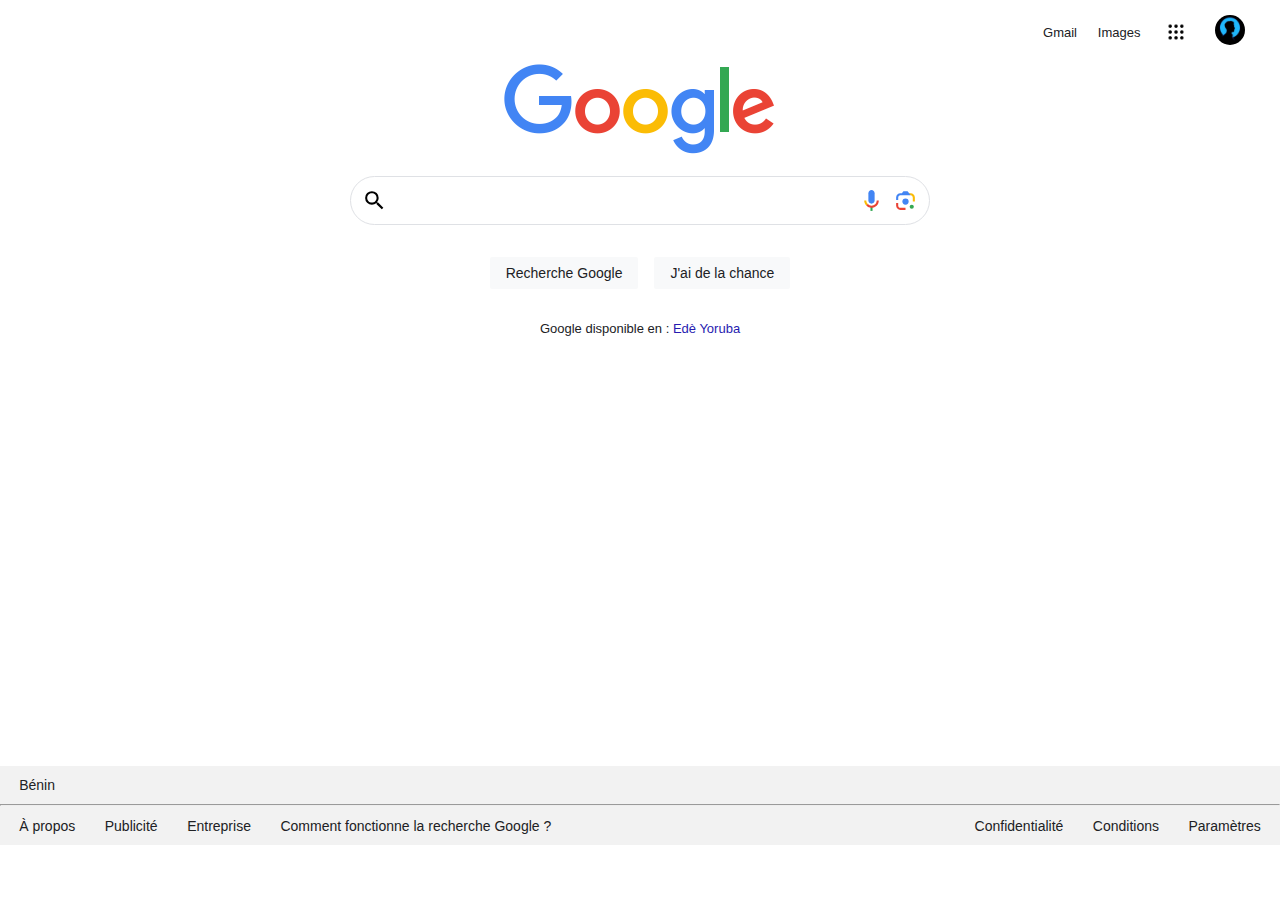
<file: Day 7: Google front/index.html>
<!DOCTYPE html>
<html lang="en">
<head>
    <meta charset="UTF-8">
    <meta name="viewport" content="width=device-width, initial-scale=1.0">
    <title>Google</title>
    <link rel="stylesheet" href="style.css">
</head>
<body>
    <div  class="header">
        <a href="">Gmail</a>
        <a href="">Images</a>
        <div class="img-1">
            <img class="menu" src="./images/icons8-menu-24.png" alt="">
        </div>
        <div class="img-2">
            <img class="profil" src="./images/profil.jpg" alt="">
        </div>
    </div>
    <div class="content">
        <img src="./images//googlelogo_color_272x92dp.png" alt="">
        <form action="https://google.com/search"  type="GET">
            <div class="form">
                <input type="search" name="q" />
                <svg  class="search-icon"  focusable="false" xmlns="http://www.w3.org/2000/svg" viewBox="0 0 24 24"><path d="M15.5 14h-.79l-.28-.27A6.471 6.471 0 0 0 16 9.5 6.5 6.5 0 1 0 9.5 16c1.61 0 3.09-.59 4.23-1.57l.27.28v.79l5 4.99L20.49 19l-4.99-5zm-6 0C7.01 14 5 11.99 5 9.5S7.01 5 9.5 5 14 7.01 14 9.5 11.99 14 9.5 14z"></path></svg>
                <svg class="goxjub" focusable="false" viewBox="0 0 24 24" xmlns="http://www.w3.org/2000/svg"><path fill="#4285f4" d="m12 15c1.66 0 3-1.31 3-2.97v-7.02c0-1.66-1.34-3.01-3-3.01s-3 1.34-3 3.01v7.02c0 1.66 1.34 2.97 3 2.97z"></path><path fill="#34a853" d="m11 18.08h2v3.92h-2z"></path><path fill="#fbbc05" d="m7.05 16.87c-1.27-1.33-2.05-2.83-2.05-4.87h2c0 1.45 0.56 2.42 1.47 3.38v0.32l-1.15 1.18z"></path><path fill="#ea4335" d="m12 16.93a4.97 5.25 0 0 1 -3.54 -1.55l-1.41 1.49c1.26 1.34 3.02 2.13 4.95 2.13 3.87 0 6.99-2.92 6.99-7h-1.99c0 2.92-2.24 4.93-5 4.93z"></path></svg>
                <svg class="Gdd5U" focusable="false" viewBox="0 0 192 192" xmlns="http://www.w3.org/2000/svg"><rect fill="none" height="192" width="192"></rect><g><circle fill="#34a853" cx="144.07" cy="144" r="16"></circle><circle fill="#4285f4" cx="96.07" cy="104" r="24"></circle><path fill="#ea4335" d="M24,135.2c0,18.11,14.69,32.8,32.8,32.8H96v-16l-40.1-0.1c-8.8,0-15.9-8.19-15.9-17.9v-18H24V135.2z"></path><path fill="#fbbc05" d="M168,72.8c0-18.11-14.69-32.8-32.8-32.8H116l20,16c8.8,0,16,8.29,16,18v30h16V72.8z"></path><path fill="#4285f4" d="M112,24l-32,0L68,40H56.8C38.69,40,24,54.69,24,72.8V92h16V74c0-9.71,7.2-18,16-18h80L112,24z"></path></g></svg>
            </div>
            <div class="buttons">
                <a href="">Recherche Google</a>
                <a href="">J'ai de la chance</a>
            </div>
            <p>Google disponible en : <a class="yoru" href="">Edè Yoruba</a></p>
        </form>
    </div>
    <div class="footer">
        <div class="footer-top">
            <p>Bénin</p>
        </div>
        <hr>
        <div class="footer-bottom">
            <div>
                <a href="">À propos</a>
                <a href="">Publicité</a>
                <a href="">Entreprise</a>
                <a href="">Comment fonctionne la recherche Google ?</a>
                    
            </div>
            <div>
                <a href=""> Confidentialité</a>
                <a href="">Conditions</a>
                <a href="">Paramètres</a>
            </div>
        </div>
    </div>
</body>
</html>
</file>
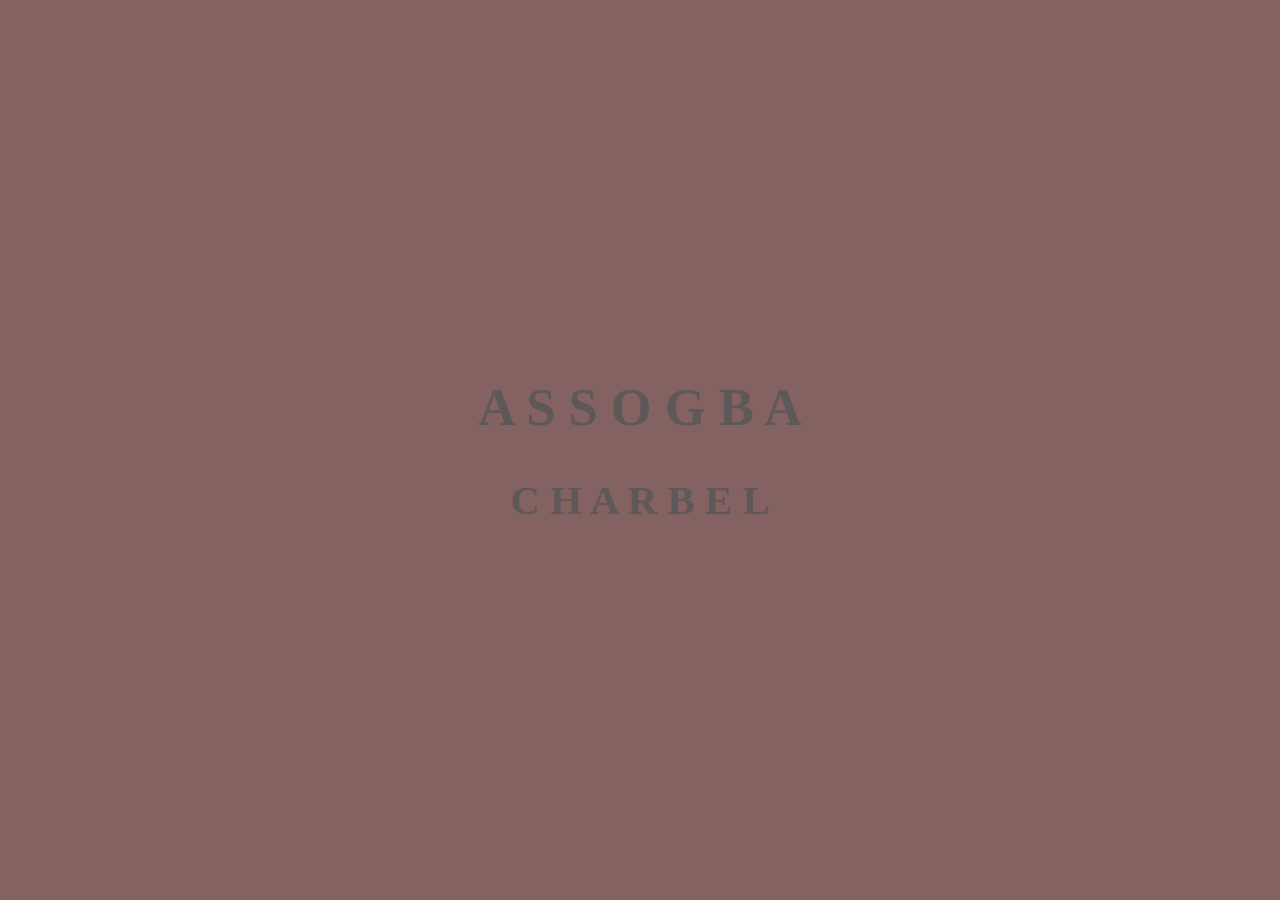
<file: Day1:animated-name/index.html>
<!DOCTYPE html>
<html lang="en">
<head>
    <meta charset="UTF-8">
    <meta name="viewport" content="width=device-width, initial-scale=1.0">
    <title>Day1 - Animated name</title>
    <link rel="stylesheet" href="./style.css">
</head>
<body>
    <h2>
        <span>A</span>
        <span>S</span>
        <span>S</span>
        <span>O</span>
        <span>G</span>
        <span>B</span>
        <span>A</span>
    </h2>
    <br />
    <h3>
        <span>C</span>
        <span>H</span>
        <span>A</span>
        <span>R</span>
        <span>B</span>
        <span>E</span>
        <span>L</span>
    </h3>
</body>
</html>
</file>
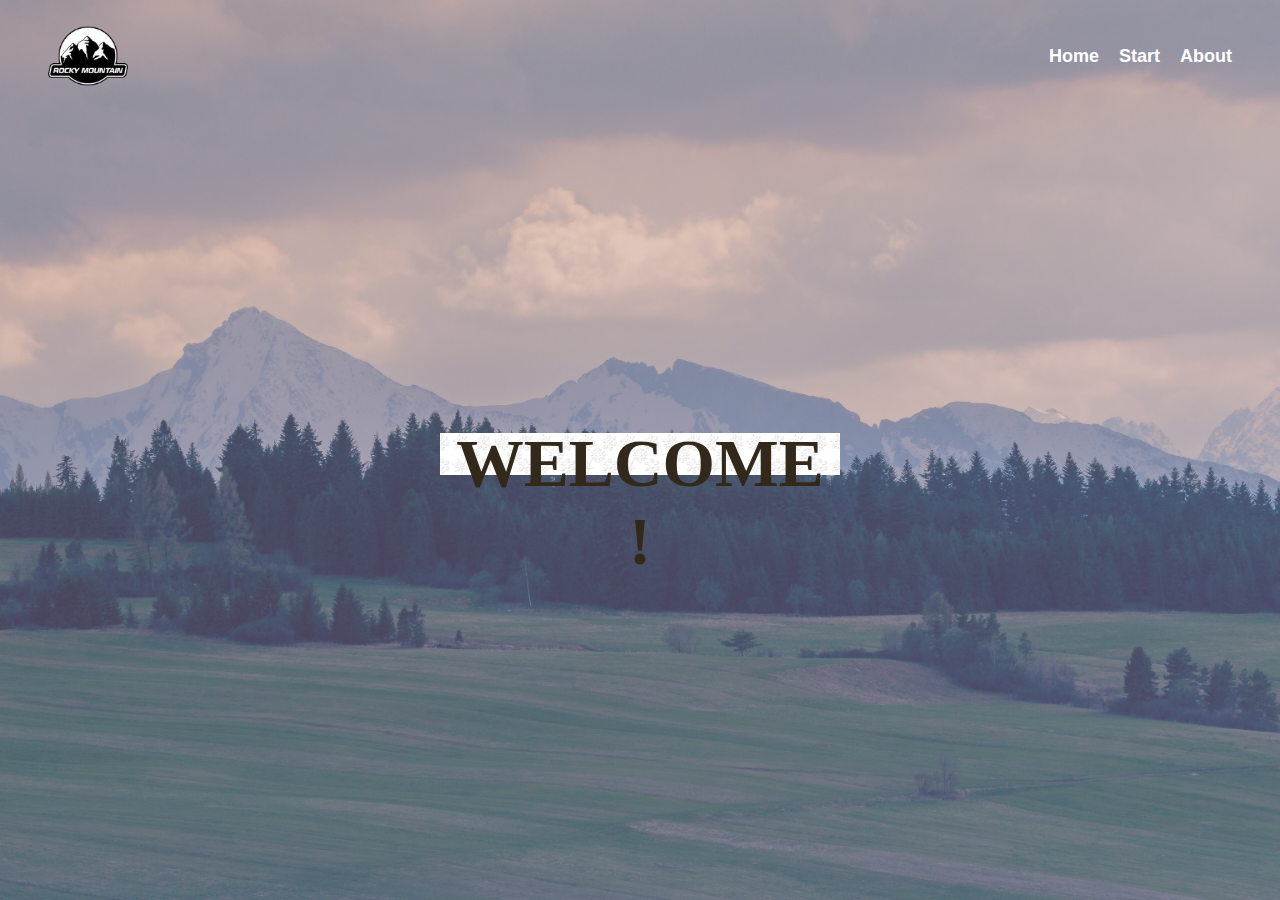
<file: Day2: Welcome text animated/index.html>
<!DOCTYPE html>
<html lang="en">
<head>
    <meta charset="UTF-8">
    <meta name="viewport" content="width=device-width, initial-scale=1.0">
    <title>Welcome text</title>
    <link rel="stylesheet" href="style.css">
</head>
<body>
    <nav>
        <img src="./images/logo-removebg-preview.png" alt="logo">
        <ul class="links">
            <li>Home</li>
            <li>Start</li>
            <li>About</li>
        </ul>
    </nav>
    <div class="text">
        <h2><span>Wel</span><span>come</span> <span>!</span></h2>
    </div>
</body>
</html>
</file>
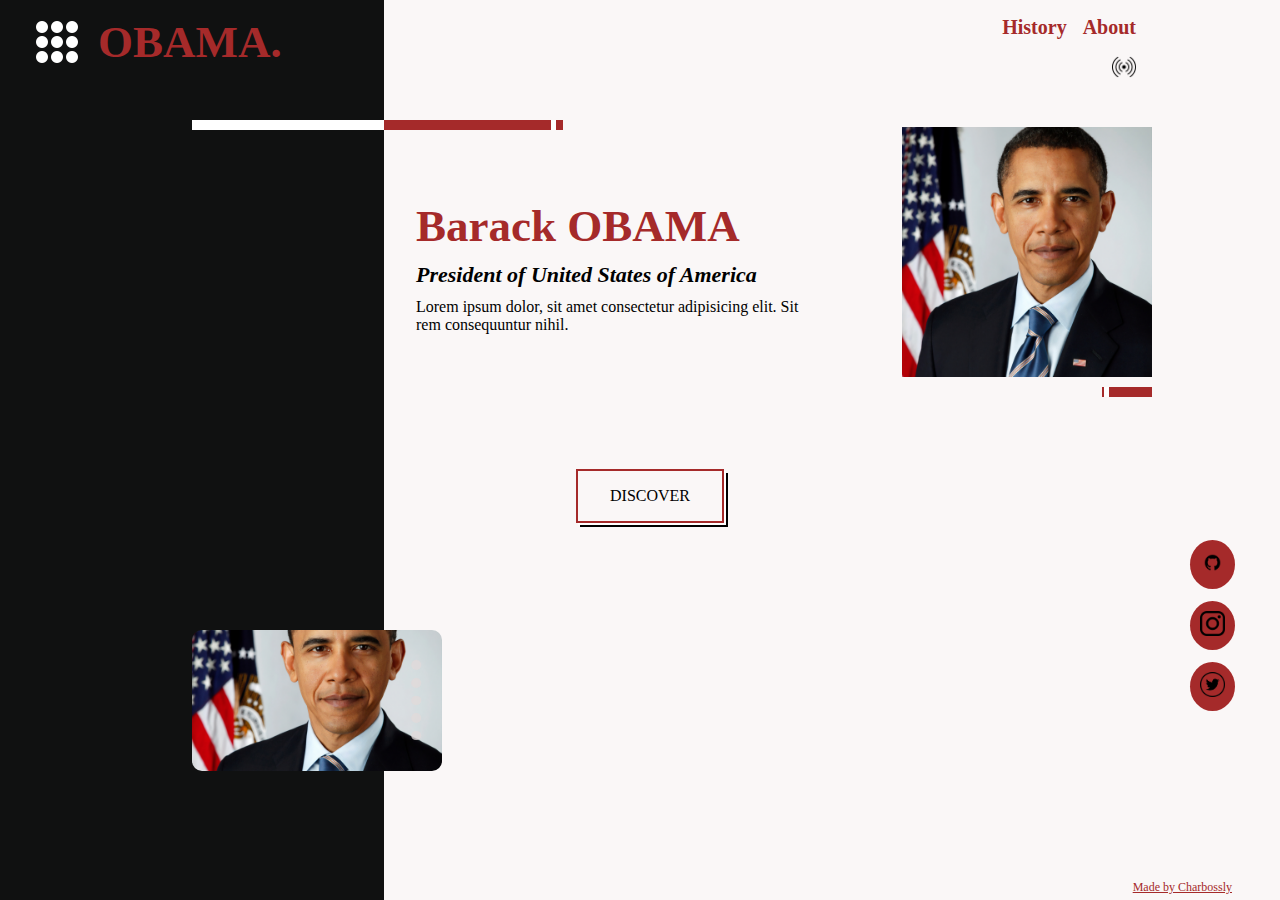
<file: Day6: Front page/index.html>
<!DOCTYPE html>
<html lang="en">
<head>
    <meta charset="UTF-8">
    <meta name="viewport" content="width=device-width, initial-scale=1.0">
    <title>Front Obama Page</title>
    <link rel="stylesheet" href="style.css">
</head>
<body>
    <div class="hero">
        <div class="left-col">
            <div class="top">
                <img class="menu" src="./images/icons8-menu-50.png" alt="">
                <div class="logo">
                    <h2>OBAMA.</h2>
                </div>
            </div>
            <div class="white-bar"></div>    
        </div>
        <div class="right-col">
            <div class="navbar">
                <ul class="links">
                    <li>History</li>
                    <li>About</li>
                </ul>
            </div>
            <div class="icon-signal">
                <img src="./images/icons8-signal-50.png" alt="">
            </div>
            <div class="brown-bar"><span></span></div>
            <div class="content">
                <div class="text">
                    <h2>Barack OBAMA</h2>
                    <h4>President of United States of America</h4>
                    <p>Lorem ipsum dolor, sit amet consectetur adipisicing elit. Sit rem consequuntur nihil.</p>
                </div>
                <div class="feature">
                    <img class="feature-img" src="./images/library-of-congress-WYmjDP_8kMU-unsplash.jpg" alt="">
                    <div class="bottom-bar"><span></span></div>
                </div>
                
            </div>
            <div class="calltoaction">
                <a href="">DISCOVER</a>
            </div> 
            
            <div class="socials">
                <a href=""><img src="./images/github.png" alt=""></a>
                <a href=""><img src="./images/insta.png" alt=""></a>
                <a href=""><img src="./images/twitter.png" alt=""></a>
            </div>

            
            
        </div>
    </div>
    <section class="container-slider">
        <div class="slider-wrapper">
            <div class="slider">
                <img id="slider1" src="./images/library-of-congress-WYmjDP_8kMU-unsplash.jpg" alt="image1" title="Image1">
                <img id="slider2" src="./images/obama-356133_1280.jpg" alt="image2">
                <img id="slider3" src="./images/barack-obama-1174489_1280.jpg" alt="image3">
                <img id="slider4" src="./images/obama-8253626_1280.png" alt="image4">
                <img id="slider5" src="./images/president-1788706_1280.jpg" alt="image5">
            </div>
            <div class="slider-nav">
                <a href="#slider1"></a>
                <a href="#slider2"></a>
                <a href="#slider3"></a>
                <a href="#slider4"></a>
                <a href="#slider5"></a>
            </div>
            
        </div>
    </section> 
    <div class="sign">
        <p>Made by Charbossly</p>
    </div>
</body>
</html>
</file>
<file: Day 7: Google front/style.css>
*{
    margin: 0px;
    padding: 0px;
    box-sizing: border-box;
    font-family: arial,sans-serif;
    color: #202124;
}
body{
    height: 100vh;
    overflow: hidden;
}
.header{
    height: 50px;
    display: flex;
    justify-content: flex-end;
    align-items: center;
    column-gap: 1.3rem;
    padding:2rem;
}
.header a{
    text-decoration: none;
    color: #202124;
    font-size: 13px;
}
.header a:hover{
    text-decoration: underline;
}
.menu{
    width: 20px;
    height: 20px;
}
div.img-1{
    padding:0.3rem;
    border-radius: 50%;
    cursor: pointer;
    display: flex;
    align-items: center;
    justify-content: center;
}
div.img-2{
    padding:0.2rem;
    border-radius: 50%;
    cursor: pointer;
}
div.img-1:hover{
    background-color: #DFE1E5;
}
.profil{
    width: 30px;
    height: 30px;
    border-radius: 50%;
}
div.form{
    position: relative;
    width: 580px;
}
input{
    width: 100%;
}
div.form::after {
    content: "";
    clear: both;
    display: table;
}
div.form svg{
    display: flex;
    justify-content: center;
    width: 25px;
    height: 25px;
    position: absolute;
    cursor: pointer;
}
.search-icon{
    left:2%;
    top: 25%;
    color: #DFE1E5;
}
.goxjub{
    right:8%;
    top: 25%;
    color: #DFE1E5;
}
.Gdd5U{
    right:2%;
    top: 25%;
    color: #DFE1E5;
}

.content{
    height: 78%;
    text-align: center;
    min-height: 75vh;
}
form{
    margin-top: 1rem;
    display: flex;
    flex-direction: column;
    align-items: center;
    
}
input{
    width: 580px;
    border-radius: 100px;
    padding:1rem 3rem;
    border: 1px solid #DFE1E5;
}
input:focus{
    box-shadow: 2px 2px 2px #DFE1E5;
    border: 1px solid #DFE1E5;
}
.buttons{
    display: flex;
    margin:2rem 0px;
    justify-content: center;
    column-gap: 1rem;
    font-size: 14px;
}
.buttons a{
    background-color: #F8F9FA;
    padding: 0.5rem 1rem;
    text-decoration: none;
    color: #202124;
    border-radius: 2px;
}
.buttons a:hover{
    box-shadow: 2px 2px 2px #DFE1E5 ;
}
.content p{
    font-size: 13px;
}
.content a.yoru{
    text-decoration: none;
    color: #271BB0;
}
.content a.yoru:hover{
    text-decoration: underline;
}

.footer{
    width: auto;
    background-color: #F2F2F2;
    color: #202124;
    font-size: 14px;
}
.footer-top,.footer-bottom{
    padding: 0.7rem 1.2rem;
}
.footer-bottom{
    display: flex;
    justify-content: space-between;
}
.footer-bottom a {
    text-decoration: none;
    color: #202124;
    margin: 0.8rem;
}
.footer-bottom a:nth-child(1){
    margin-left:0px;
}
.footer-bottom a:last-child{
    margin-right:0px;
}
.footer-bottom a:hover{
    text-decoration: underline;
}
/* .footer div{
    padding:1rem 3rem;
} */
</file>
<file: Day1:animated-name/style.css>
*{
    margin:0px;
    padding:0px;
    box-sizing: border-box;
}
body{
    display: flex;
    justify-content: center;
    align-items: center;
    min-height: 100vh;
    background-color: rgb(133, 98, 98);
    color:rgb(95, 88, 88);
    font-size: 35px;
    flex-direction: column;
}
h2 span{
    animation: animate 3s linear infinite;
}
h2 span:nth-child(1){
    animation-delay: 0.2s;
}
h2 span:nth-child(2){
    animation-delay: 0.4s;
}
h2 span:nth-child(3){
    animation-delay: 0.6s;
}
h2 span:nth-child(4){
    animation-delay: 0.8s;
}
h2 span:nth-child(5){
    animation-delay: 1s;
}
h2 span:nth-child(6){
    animation-delay: 1.2s;
}
h2 span:nth-child(7){
    animation-delay: 1.4s;
}

@keyframes animate {
    0%,80%{
        color: rgb(82, 75, 75);
        text-shadow: none;
    }
    100%{
        color: yellow;
        font-size: 28px;
        text-shadow: 0px 0px 10px yellow,
                    0px 0px 20px yellow,
                    0px 0px 40px yellow,
                    0px 0px 80px yellow,
                    0px 0px 120px yellow,
                    0px 0px 160px yellow,
                    0px 0px 200px yellow,
    }
}

h3 span{
    animation: animate2 3s linear infinite;
    text-transform: capitalize;
}

h3 span:nth-child(1){
    animation-delay: 1.5s;
}
h3 span:nth-child(2){
    animation-delay: 1.6s;
}
h3 span:nth-child(3){
    animation-delay: 1.8s;
}
h3 span:nth-child(4){
    animation-delay: 2s;
}
h3 span:nth-child(5){
    animation-delay: 2.4s;
}
h3 span:nth-child(6){
    animation-delay: 2.6s;
}
h3 span:nth-child(7){
    animation-delay: 2.8s;
}

@keyframes animate2 {
    0%,80%{
        color: rgb(82, 75, 75);
        text-shadow: none;
    }
    100%{
        color: green;
        font-size: 28px;
        text-shadow: 0px 0px 10px green,
                    0px 0px 20px green,
                    0px 0px 40px green,
                    0px 0px 80px green,
                    0px 0px 120px green,
                    0px 0px 160px green,
                    0px 0px 200px green,
    }
}
</file>
<file: Day2: Welcome text animated/style.css>
*{
    margin: 0px;
    padding: 0px;
    box-sizing: border-box;
}

body{
    min-width: 100vw;
    min-height: 100vh;
    background-repeat: no-repeat;
    background-size: cover;
    background-position: center;
    background-image: linear-gradient(rgba(196, 151, 151, 0.329),rgba(148, 148, 190, 0.527)), url('./images/bg.jpg');
}
nav{
    display: flex;
    padding: 1rem 3rem;
    justify-content: space-between;
}
nav img{
    width: 80px;
    height: 80px;
}
ul{
    list-style: none;
}
.links {
   display: flex;
   font-size: 18px;
   font-weight: bold;
   color: white;
   align-items: center;
   justify-content: center;
   column-gap: 20px;
   font-family: 'Segoe UI', Tahoma, Geneva, Verdana, sans-serif;
}
h2{
    width: 400px;
    height: 50px;
    text-align: center;
}
li{
    cursor: pointer;
}
.text{
    position: absolute;
    top: 50%;
    left: 50%;
    transform: translate(-50%,-50%);
    color: white;
    font-size: 45px;
}
h2{
    position:relative;
    text-transform: uppercase;
    background-position: bottom;
    background-image: url('./images/téléchargement.jpeg');
    background-size: 42px;
    background-repeat: repeat-x;
    --webkit-background-clip: text;
    animation: animate 5s linear infinite;
    color: rgb(51, 41, 27);

}
@keyframes animate {
    0%{
        background-position: left 0px top 80px;
    }
    40%{
        background-position: left 800px top -50px;
    }
}

h2 span{
    animation: animate1 3s linear infinite;
}
h2 span:nth-child(1){
    animation-delay: 0.2s;
}
h2 span:nth-child(2){
    animation-delay: 0.4s;
}
h2 span:nth-child(3){
    animation-delay: 0.6s;
}
h2 span:nth-child(4){
    animation-delay: 0.8s;
}
h2 span:nth-child(5){
    animation-delay: 1s;
}
h2 span:nth-child(6){
    animation-delay: 1.2s;
}
h2 span:nth-child(7){
    animation-delay: 1.4s;
}

@keyframes animate1 {
    0%,80%{
        color: rgb(82, 75, 75);
        text-shadow: none;
    }
    100%{
        color: yellow;
        font-size: 28px;
        text-shadow: 0px 0px 10px yellow,
                    0px 0px 20px yellow,
                    0px 0px 40px yellow,
                    0px 0px 80px yellow,
                    0px 0px 120px yellow,
                    0px 0px 160px yellow,
                    0px 0px 200px yellow,
    }
}

@media screen and (max-width:600px){
    nav, ul.links{
        flex-direction: column;
    }
}
</file>
<file: Day6: Front page/style.css>
*{
    margin: 0px;
    padding: 0px;
    box-sizing: border-box;
}
body{
    width: 100vw;
    height: 100vh;
}
div.hero{
    display: flex;
    width: 100%;
    height: 100%;
}
.left-col{
    flex-basis: 30%;
    background-color: rgb(16, 17, 17);
    height: 100%;
    position: relative;
}
.right-col{
    flex-basis: 70%;
    background-color: rgb(250, 247, 247);
    height: 100%;
    position: relative;
}
.top{
    display: flex;
    margin:1rem 2rem;
    align-items: center;
    column-gap: 1rem;
}

.menu{
  cursor: pointer;
}
.logo{
    cursor: pointer;
    color: white;
    font-weight: 900;
}
.logo:hover{
    color: brown;
    transform: rotate(12deg);
}
.navbar{
    margin-right: 8rem;
}
.links{
    display: flex;
    justify-content: flex-end;
    margin:1rem;
    column-gap: 1rem;
    font-size: 20px;
    font-weight: 900;
    font-family: Cambria, Cochin, Georgia, Times, 'Times New Roman', serif;
}
li{
    cursor: pointer;
    color: brown;
    position: relative;

}
li::after{
    content: " ";
    position: absolute;
    bottom: 0;
    left: 0px;
    height: 2px;
    width: 70%;
    background-color: transparent;
    transition: 0.3s linear;
}
li:hover::after{
    background-color: brown;
}
ul{
    list-style-type: none;
}

.white-bar{
    width: 50%;
    background-color: white;
    height: 10px;
    position: absolute;
    top:120px;
    right:0;
}
.brown-bar{
    width: 20%;
    background-color: brown;
    height: 10px;
    position: absolute;
    top:120px;
    left:0;
}
.brown-bar span{
    width: 5px;
    background-color: white;
    height: 10px;
    position: absolute;
    top:0;
    right:4%;
}
.socials{
    display: flex;
    flex-direction: column;
    position: absolute;
    top:60%;
    right: 5%;
    justify-content: space-around;
    align-items: center;
    row-gap: 12px;
}
.socials a{
    background-color: brown;
    border-radius: 50%;
    padding:10px;
    transition: 0.4s linear;
}
.socials a:hover{
    background-color: rgb(168, 164, 164);
    border-radius: 50%;
    padding:10px;
    scale: 140%;
}
.socials a img{
    width:25px;
    height: 25px;
}
.icon-signal{
    display: flex;
    justify-content: flex-end;
    margin-right: 9rem;
    margin-top: 1rem;
}
.icon-signal img{
    width: 1.5rem;
    cursor: pointer;
    transform: rotate(0deg);
    animation: spin 2s infinite ;
}
@keyframes spin {
    0%{
        transform: rotate(75deg);
    }
    40%{
        transform: rotate(180deg);
    }
    70%{
        transform: rotate(250deg);
    }
    100%{
        transform: rotate(360deg);
    }
}
.container-slider{
    position: absolute;
    top: 70%;
    background-color: red;
    left:15%;
    border-radius: 30px;
}
.slider-wrapper{
    max-width: 250px;
    position: relative;
    margin: 0 auto;
    
}
.slider{
    display: flex;
    overflow-x: hidden;
    aspect-ratio: 16 / 9;
    scroll-snap-type: x mandatory;
    scroll-behavior: smooth;
    border-radius: 10px;
}
.slider img{
    flex: 1 0 100%;
    scroll-snap-align: start;
    object-fit: cover;
}
.slider-nav{
    display: flex;
    flex-direction: column;
    position: absolute;
    row-gap: 0.5rem;
    top: 50%;
    right:1rem;
    transform: translate(-50%,-50%);
    z-index: 1;
}
.slider-nav a{
    width: 0.6rem;
    height: 0.6rem;
    border-radius: 0.5rem;
    background-color: rgb(226, 217, 217);
    opacity: 0.75;
    transition: opacity ease 230ms;
}
.slider-nav a:hover{
    opacity: 1;
    background-color: black;
}
.feature{
    display: flex;
    justify-content: flex-end;
    margin:3rem;
    margin-right:8rem;
    position: relative;
}
.feature-img{
    width: 250px;
    height: 250px;
    object-fit: cover;
    margin-bottom: 20px;
}
.bottom-bar{
    width: 20%;
    background-color: brown;
    height: 10px;
    position: absolute;
    right:0px;
    bottom: 0;
}
.bottom-bar span{
    width: 5px;
    background-color: white;
    height: 10px;
    position: absolute;
    top:0;
    left:4%;
}
.content{
    display:flex;
    justify-content: space-between;
}
.content h2,.content h4{
    margin: 10px 0px;
}
.text{
    margin: auto;
    padding: 2px 2rem;
}

h2{
    color:brown;
    font-size: 45px;
    font-weight: 900;
}
h4{
    font-style: italic;
    font-size: 22px;

}
.calltoaction{
    margin-top: 1.5rem;
   display: flex;
   margin-left: 12rem;
   text-align: center;

}
.calltoaction a{
    text-decoration: none;
    cursor:pointer;
    color: black;
    padding:1rem 2rem;
    background-color: transparent;
    border: 2px solid brown;
    box-shadow: 2px 2px 0 0 rgb(255, 255, 255), 4px 4px 0 0 black;
    transition: 200ms;
}

.calltoaction a:hover{
    box-shadow: 3px 3px 0 0 brown, 6px 6px 0 0 black;
    transform: translate(-2px);
}
.sign{
    position: absolute;
    bottom: 5px;
    right: 3rem;
    color: brown;
    text-decoration: underline;
    font-size: 12px;
    cursor: pointer;
}
</file>
